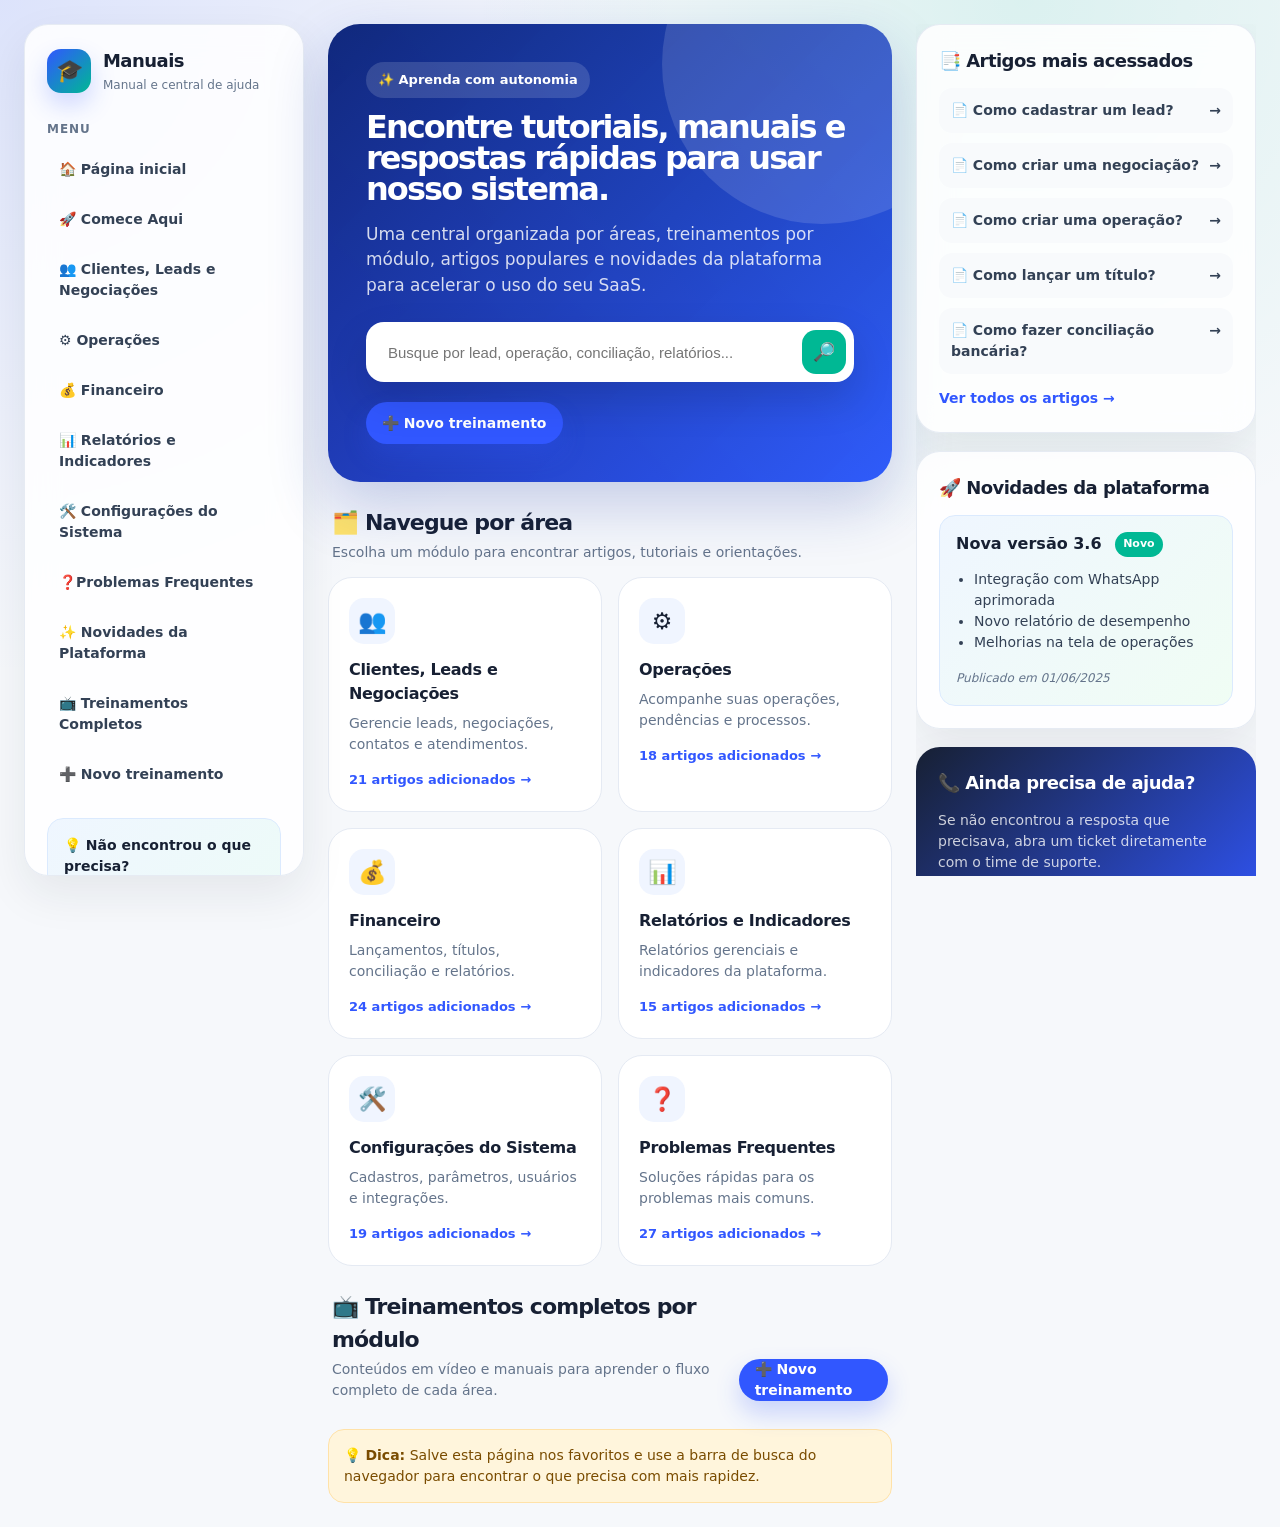
<file: index.html>
<!DOCTYPE html>
<html lang="pt-BR">
<head>
  <meta charset="UTF-8" />
  <meta name="viewport" content="width=device-width, initial-scale=1.0" />
  <link rel="stylesheet" href="style.css">
  <title>Central de Ajuda</title>
</head>
<body>
  <div class="app-shell">
    <aside class="sidebar card" aria-label="Menu lateral">
      <div class="brand">
        <div class="brand-icon">🎓</div>
        <div>
          <h1>Manuais</h1>
          <span>Manual e central de ajuda</span>
        </div>
      </div>

      <p class="nav-title">Menu</p>
      <nav>
        <ul class="nav-list">
          <li><a class="nav-link" href="#inicio">🏠 Página inicial</a></li>
          <li><a class="nav-link" href="#comece">🚀 Comece Aqui</a></li>
          <li><a class="nav-link" href="#clientes">👥 Clientes, Leads e Negociações</a></li>
          <li><a class="nav-link" href="#operacoes">⚙️ Operações</a></li>
          <li><a class="nav-link" href="#financeiro">💰 Financeiro</a></li>
          <li><a class="nav-link" href="#relatorios">📊 Relatórios e Indicadores</a></li>
          <li><a class="nav-link" href="#configuracoes">🛠️ Configurações do Sistema</a></li>
          <li><a class="nav-link" href="#faq">❓Problemas Frequentes</a></li>
          <li><a class="nav-link" href="#novidades">✨ Novidades da Plataforma</a></li>
          <li><a class="nav-link" href="#treinamentos">📺 Treinamentos Completos</a></li>
          <li><a class="nav-link" href="form.html">➕ Novo treinamento</a></li>
        </ul>
      </nav>

      <div class="sidebar-help">
        <strong>💡 Não encontrou o que precisa?</strong>
        <p>Use a busca no topo da página ou acesse a lista de problemas frequentes.</p>
        <a class="button secondary" href="#faq">Ver problemas frequentes →</a>
      </div>
    </aside>

    <main class="main-content" id="inicio">
      <section class="hero">
        <span class="eyebrow">✨ Aprenda com autonomia</span>
        <h2>Encontre tutoriais, manuais e respostas rápidas para usar nosso sistema.</h2>
        <p>Uma central organizada por áreas, treinamentos por módulo, artigos populares e novidades da plataforma para acelerar o uso do seu SaaS.</p>

        <form class="search-box" onsubmit="event.preventDefault(); alert('Busca demonstrativa: conecte este campo à sua base de artigos.');">
          <input type="search" placeholder="Busque por lead, operação, conciliação, relatórios..." aria-label="Buscar artigos" />
          <button type="submit" aria-label="Pesquisar">🔎</button>
        </form>

        <div style="margin-top: 20px;">
          <a class="button" href="form.html">➕ Novo treinamento</a>
        </div>
      </section>

      <section class="section" id="comece">
        <div class="section-header">
          <div>
            <h3>🗂️ Navegue por área</h3>
            <p>Escolha um módulo para encontrar artigos, tutoriais e orientações.</p>
          </div>
        </div>

        <div class="category-grid">
          <article class="category-card" id="clientes">
            <div class="category-icon">👥</div>
            <h4>Clientes, Leads e Negociações</h4>
            <p>Gerencie leads, negociações, contatos e atendimentos.</p>
            <a class="article-count" href="#">21 artigos adicionados →</a>
          </article>

          <article class="category-card" id="operacoes">
            <div class="category-icon">⚙️</div>
            <h4>Operações</h4>
            <p>Acompanhe suas operações, pendências e processos.</p>
            <a class="article-count" href="#">18 artigos adicionados →</a>
          </article>

          <article class="category-card" id="financeiro">
            <div class="category-icon">💰</div>
            <h4>Financeiro</h4>
            <p>Lançamentos, títulos, conciliação e relatórios.</p>
            <a class="article-count" href="#">24 artigos adicionados →</a>
          </article>

          <article class="category-card" id="relatorios">
            <div class="category-icon">📊</div>
            <h4>Relatórios e Indicadores</h4>
            <p>Relatórios gerenciais e indicadores da plataforma.</p>
            <a class="article-count" href="#">15 artigos adicionados →</a>
          </article>

          <article class="category-card" id="configuracoes">
            <div class="category-icon">🛠️</div>
            <h4>Configurações do Sistema</h4>
            <p>Cadastros, parâmetros, usuários e integrações.</p>
            <a class="article-count" href="#">19 artigos adicionados →</a>
          </article>

          <article class="category-card" id="faq">
            <div class="category-icon">❓</div>
            <h4>Problemas Frequentes</h4>
            <p>Soluções rápidas para os problemas mais comuns.</p>
            <a class="article-count" href="#">27 artigos adicionados →</a>
          </article>
        </div>
      </section>

      <section class="section" id="treinamentos">
        <div class="section-header">
          <div>
            <h3>📺 Treinamentos completos por módulo</h3>
            <p>Conteúdos em vídeo e manuais para aprender o fluxo completo de cada área.</p>
          </div>
          <a class="button" href="form.html">➕ Novo treinamento</a>
        </div>

        <!-- LISTA DINÂMICA: os treinamentos fixos e os cadastrados no form.html serão renderizados aqui -->
        <div class="training-list" id="listaTreinamentos"></div>

        <div class="tip">💡 <strong>Dica:</strong> Salve esta página nos favoritos e use a barra de busca do navegador para encontrar o que precisa com mais rapidez.</div>
      </section>
    </main>

    <aside class="right-panel" aria-label="Conteúdo adicional">
      <section class="side-card card">
        <h3>📑 Artigos mais acessados</h3>
        <ul class="popular-list">
          <li><a href="#">📄 Como cadastrar um lead? <span>→</span></a></li>
          <li><a href="#">📄 Como criar uma negociação? <span>→</span></a></li>
          <li><a href="#">📄 Como criar uma operação? <span>→</span></a></li>
          <li><a href="#">📄 Como lançar um título? <span>→</span></a></li>
          <li><a href="#">📄 Como fazer conciliação bancária? <span>→</span></a></li>
        </ul>
        <a class="see-all" href="#">Ver todos os artigos →</a>
      </section>

      <section class="side-card card" id="novidades">
        <h3>🚀 Novidades da plataforma</h3>
        <div class="release">
          <strong>Nova versão 3.6 <span class="badge">Novo</span></strong>
          <ul>
            <li>Integração com WhatsApp aprimorada</li>
            <li>Novo relatório de desempenho</li>
            <li>Melhorias na tela de operações</li>
          </ul>
          <time>Publicado em 01/06/2025</time>
        </div>
      </section>

      <section class="side-card card support-card">
        <h3>📞 Ainda precisa de ajuda?</h3>
        <p>Se não encontrou a resposta que precisava, abra um ticket diretamente com o time de suporte.</p>
        <a class="button" href="#">Abrir chamado →</a>
      </section>
    </aside>
  </div>

  <script>
    const treinamentosPadrao = [
      {
        titulo: "Treinamento Comercial",
        descricao: "Aprenda todo o fluxo comercial: leads, negociações e fechamentos.",
        conteudo: "Manual inicial do fluxo comercial do Repasys.",
        duracao: "23 min",
        video: "",
        imagem: ""
      },
      {
        titulo: "Treinamento Operacional",
        descricao: "Como criar, acompanhar e concluir operações.",
        conteudo: "Manual inicial para criação e acompanhamento das operações.",
        duracao: "27 min",
        video: "",
        imagem: ""
      },
      {
        titulo: "Treinamento Financeiro",
        descricao: "Lançamentos, conciliação e relatórios financeiros.",
        conteudo: "Manual inicial do módulo financeiro.",
        duracao: "26 min",
        video: "",
        imagem: ""
      },
      {
        titulo: "Treinamento Administrativo",
        descricao: "Configurações, usuários, permissões e integrações.",
        conteudo: "Manual inicial das configurações administrativas.",
        duracao: "18 min",
        video: "",
        imagem: ""
      }
    ];

    function limparTexto(valor) {
      return String(valor || "")
        .replaceAll("&", "&amp;")
        .replaceAll("<", "&lt;")
        .replaceAll(">", "&gt;")
        .replaceAll('"', "&quot;")
        .replaceAll("'", "&#039;");
    }

    function getYoutubeEmbed(video) {
      if (!video) return "";

      let id = "";

      if (video.includes("youtube.com/watch?v=")) {
        id = video.split("v=")[1];
      } else if (video.includes("youtu.be/")) {
        id = video.split("youtu.be/")[1];
      } else if (video.includes("youtube.com/embed/")) {
        id = video.split("youtube.com/embed/")[1];
      }

      if (!id) return "";

      if (id.includes("&")) id = id.split("&")[0];
      if (id.includes("?")) id = id.split("?")[0];

      return 
        <div class="video" style="margin-top: 14px;">
          https://www.youtube.com/embed/${limparTexto(id)}
        </div>
      ;
    }

    function renderTreinamentos() {
      const container = document.getElementById("listaTreinamentos");
      const treinamentosSalvos = JSON.parse(localStorage.getItem("treinamentos")) || [];
      const todosTreinamentos = [...treinamentosPadrao, ...treinamentosSalvos];

      if (!container) return;

      container.innerHTML = todosTreinamentos.map((t) => {
        const titulo = limparTexto(t.titulo || t.tituloManual || "Treinamento sem título");
        const descricao = limparTexto(t.descricao || "");
        const conteudo = limparTexto(t.conteudo || "");
        const duracao = limparTexto(t.duracao || "Manual");
        const imagem = t.imagem || "";
        const video = t.video || "";

        return 
          <article class="training-item">
            <div class="play">▶</div>
            <div>
              <h4>${titulo}</h4>
              ${descricao ? `<p>${descricao}</p>` : ""}
              ${conteudo ? `<p style="margin-top: 8px;">${conteudo}</p>` : ""}
              ${getYoutubeEmbed(video)}
              ${imagem ? `<img src="${imagem}" alt="Captura de tela do treinamento" style="max-width: 260px; margin-top: 12px; border-radius: 12px; display: block;">` : ""}
            </div>
            <span class="duration">${duracao}</span>
          </article>
        ;
      }).join("");
    }

    renderTreinamentos();
  </script>
</body>
</html>
</file>
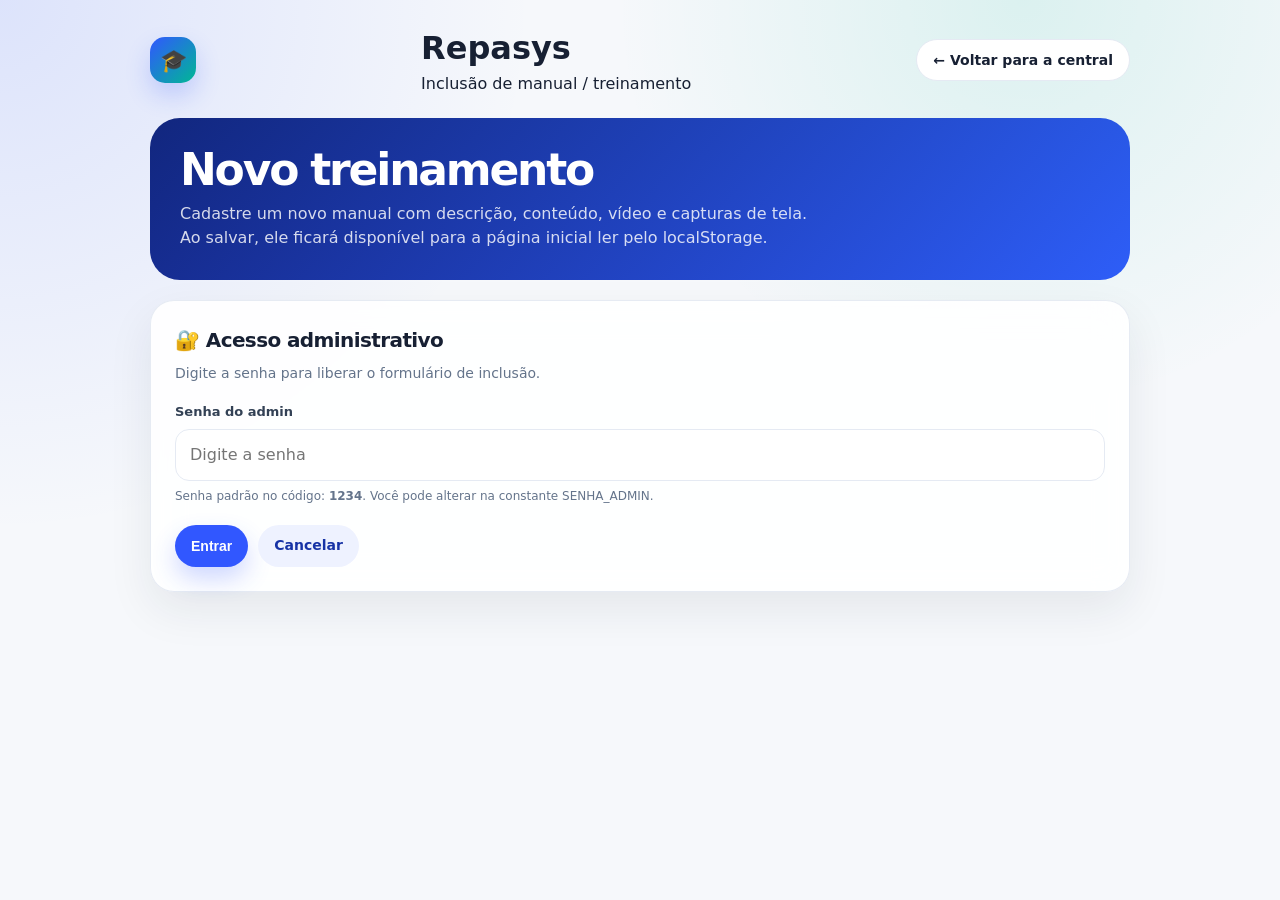
<file: form.html>
<!DOCTYPE html>
<html lang="pt-BR">
<head>
  <meta charset="UTF-8" />
  <meta name="viewport" content="width=device-width, initial-scale=1.0" />
  <title>Repasys | Novo Treinamento</title>
  <style>
    :root {
      --bg: #f6f8fb;
      --surface: #ffffff;
      --surface-soft: #f0f5ff;
      --primary: #3157ff;
      --primary-dark: #1733a6;
      --accent: #00b894;
      --danger: #ef4444;
      --text: #172033;
      --muted: #64748b;
      --border: #e5eaf3;
      --shadow: 0 18px 45px rgba(23, 32, 51, 0.08);
      --radius-lg: 24px;
      --radius-md: 16px;
    }

    * {
      box-sizing: border-box;
      margin: 0;
      padding: 0;
    }

    body {
      min-height: 100vh;
      font-family: Inter, ui-sans-serif, system-ui, -apple-system, BlinkMacSystemFont, "Segoe UI", sans-serif;
      color: var(--text);
      background:
        radial-gradient(circle at top left, rgba(49, 87, 255, 0.13), transparent 34%),
        radial-gradient(circle at 80% 0%, rgba(0, 184, 148, 0.11), transparent 30%),
        var(--bg);
      line-height: 1.5;
      padding: 24px;
    }

    a {
      color: inherit;
      text-decoration: none;
    }

    .page {
      max-width: 980px;
      margin: 0 auto;
    }

    .topbar {
      display: flex;
      align-items: center;
      justify-content: space-between;
      gap: 16px;
      margin-bottom: 22px;
    }

    .brand {
      display: flex;
      align-items: center;
      gap: 12px;
    }

    .brand-icon {
      display: grid;
      place-items: center;
      width: 46px;
      height: 46px;
      border-radius: 15px;
      background: linear-gradient(135deg, var(--primary), var(--accent));
      color: #fff;
      font-size: 22px;
      box-shadow: 0 12px 24px rgba(49,87,255,0.22);
    }

    .brand h1 {
      font-size: 20px;
      letter-spacing: -0.03em;
    }

    .brand span {
      display: block;
      color: var(--muted);
      font-size: 13px;
      margin-top: 2px;
    }

    .button {
      display: inline-flex;
      align-items: center;
      justify-content: center;
      gap: 8px;
      min-height: 42px;
      padding: 0 16px;
      border-radius: 999px;
      border: 0;
      color: #fff;
      background: var(--primary);
      font-weight: 800;
      font-size: 14px;
      cursor: pointer;
      transition: 0.2s ease;
      box-shadow: 0 12px 24px rgba(49, 87, 255, 0.23);
    }

    .button:hover {
      transform: translateY(-1px);
      background: var(--primary-dark);
    }

    .button.secondary {
      color: var(--primary-dark);
      background: #eef2ff;
      box-shadow: none;
    }

    .button.danger {
      background: var(--danger);
      box-shadow: none;
    }

    .button.ghost {
      color: var(--text);
      background: #fff;
      border: 1px solid var(--border);
      box-shadow: none;
    }

    .hidden {
      display: none !important;
    }

    .card {
      background: rgba(255,255,255,0.9);
      border: 1px solid rgba(229, 234, 243, 0.95);
      border-radius: var(--radius-lg);
      box-shadow: var(--shadow);
      backdrop-filter: blur(16px);
    }

    .hero {
      padding: 30px;
      margin-bottom: 20px;
      color: #fff;
      background:
        linear-gradient(135deg, rgba(16, 35, 120, 0.95), rgba(49, 87, 255, 0.92)),
        linear-gradient(45deg, var(--primary), var(--accent));
      border-radius: 30px;
      overflow: hidden;
      position: relative;
    }

    .hero h2 {
      font-size: clamp(28px, 4vw, 44px);
      line-height: 1;
      letter-spacing: -0.05em;
      margin-bottom: 10px;
    }

    .hero p {
      color: rgba(255,255,255,0.82);
      max-width: 650px;
    }

    .login-box,
    .form-card,
    .success-box {
      padding: 24px;
    }

    .login-box h3,
    .form-card h3,
    .success-box h3 {
      font-size: 20px;
      margin-bottom: 8px;
      letter-spacing: -0.03em;
    }

    .login-box p,
    .form-card p,
    .success-box p {
      color: var(--muted);
      font-size: 14px;
      margin-bottom: 18px;
    }

    .form-grid {
      display: grid;
      gap: 16px;
    }

    .field label {
      display: block;
      margin-bottom: 7px;
      font-size: 13px;
      font-weight: 850;
      color: #334155;
    }

    input,
    textarea {
      width: 100%;
      border: 1px solid var(--border);
      border-radius: 14px;
      padding: 13px 14px;
      font: inherit;
      color: var(--text);
      background: #fff;
      outline: none;
      transition: 0.2s ease;
    }

    input:focus,
    textarea:focus {
      border-color: #a5b4fc;
      box-shadow: 0 0 0 4px rgba(49,87,255,0.1);
    }

    textarea {
      min-height: 130px;
      resize: vertical;
    }

    .help-text {
      display: block;
      margin-top: 6px;
      color: var(--muted);
      font-size: 12px;
    }

    .actions {
      display: flex;
      flex-wrap: wrap;
      gap: 10px;
      margin-top: 20px;
    }

    .preview-area {
      display: grid;
      grid-template-columns: repeat(auto-fill, minmax(140px, 1fr));
      gap: 12px;
      margin-top: 12px;
    }

    .preview-area img {
      width: 100%;
      height: 110px;
      object-fit: cover;
      border-radius: 14px;
      border: 1px solid var(--border);
      background: #fff;
    }

    .status {
      margin-top: 14px;
      padding: 12px 14px;
      border-radius: 14px;
      font-size: 14px;
      display: none;
    }

    .status.error {
      display: block;
      color: #991b1b;
      background: #fee2e2;
      border: 1px solid #fecaca;
    }

    .status.ok {
      display: block;
      color: #166534;
      background: #dcfce7;
      border: 1px solid #bbf7d0;
    }

    .admin-bar {
      display: flex;
      align-items: center;
      justify-content: space-between;
      gap: 14px;
      margin-bottom: 16px;
      padding: 14px 16px;
      border-radius: 18px;
      background: #fff;
      border: 1px solid var(--border);
    }

    .admin-bar strong {
      font-size: 14px;
    }

    .admin-bar span {
      display: block;
      color: var(--muted);
      font-size: 12px;
      margin-top: 2px;
    }

    @media (max-width: 680px) {
      body {
        padding: 14px;
      }

      .topbar,
      .admin-bar {
        align-items: flex-start;
        flex-direction: column;
      }

      .hero,
      .login-box,
      .form-card,
      .success-box {
        padding: 20px;
      }

      .actions .button {
        width: 100%;
      }
    }
  </style>
</head>
<body>
  <div class="page">
    <header class="topbar">
        <div class="brand-icon">🎓</div>
        <div>
          <h1>Repasys</h1>
          <span>Inclusão de manual / treinamento</span>
        </div>
      </a>

      <a class="button ghost" href="index.html">← Voltar para a central</a>
    </header>

    <section class="hero">
      <h2>Novo treinamento</h2>
      <p>Cadastre um novo manual com descrição, conteúdo, vídeo e capturas de tela. Ao salvar, ele ficará disponível para a página inicial ler pelo localStorage.</p>
    </section>

    <section id="loginBox" class="login-box card">
      <h3>🔐 Acesso administrativo</h3>
      <p>Digite a senha para liberar o formulário de inclusão.</p>

      <div class="field">
        <label for="senha">Senha do admin</label>
        <input type="password" id="senha" placeholder="Digite a senha" autocomplete="current-password" />
        <small class="help-text">Senha padrão no código: <strong>1234</strong>. Você pode alterar na constante SENHA_ADMIN.</small>
      </div>

      <div class="actions">
        <button class="button" type="button" onclick="login()">Entrar</button>
        <a class="button secondary" href="index.html">Cancelar</a>
      </div>

      <div id="loginStatus" class="status"></div>
    </section>

    <section id="adminArea" class="hidden">
      <div class="admin-bar">
        <div>
          <strong>✅ Admin logado</strong>
          <span>Você pode cadastrar novos treinamentos.</span>
        </div>
        <button class="button danger" type="button" onclick="logout()">🚪 Sair</button>
      </div>

      <form id="formTreinamento" class="form-card card">
        <h3>Dados do manual</h3>
        <p>Preencha os campos abaixo. Os dados serão salvos no navegador usando a chave <strong>treinamentos</strong>.</p>

        <div class="form-grid">
          <div class="field">
            <label for="titulo">Titulo do manual *</label>
            <input id="titulo" type="text" placeholder="Ex: Como cadastrar um lead" required />
          </div>

          <div class="field">
            <label for="descricao">Descrição *</label>
            <textarea id="descricao" placeholder="Resumo curto para aparecer na tela inicial" required></textarea>
          </div>

          <div class="field">
            <label for="conteudo">Conteúdo *</label>
            <textarea id="conteudo" placeholder="Escreva o passo a passo, instruções, observações e detalhes do manual" required></textarea>
          </div>

          <div class="field">
            <label for="video">Vídeo</label>
            <input id="video" type="url" placeholder="Cole aqui o link do YouTube, se houver" />
            <small class="help-text">Aceita links como https://www.youtube.com/watch?v=... ou https://youtu.be/...</small>
          </div>

          <div class="field">
            <label for="duracao">Duração / Tipo</label>
            <input id="duracao" type="text" placeholder="Ex: 12 min ou Manual" value="Manual" />
          </div>

          <div class="field">
            <label for="imagens">Capturas de tela</label>
            <input id="imagens" type="file" accept="image/*" multiple />
            <small class="help-text">Você pode selecionar uma ou várias imagens. A primeira também será salva como imagem principal para compatibilidade com a index.</small>
            <div id="previewImagens" class="preview-area"></div>
          </div>
        </div>

        <div class="actions">
          <button class="button" type="submit">💾 Salvar treinamento</button>
          <button class="button secondary" type="button" onclick="limparFormulario()">Limpar</button>
          <a class="button ghost" href="index.html">Cancelar</a>
        </div>

        <div id="formStatus" class="status"></div>
      </form>
    </section>

    <section id="successBox" class="success-box card hidden">
      <h3>✅ Treinamento salvo com sucesso</h3>
      <p>O treinamento foi salvo no localStorage. Agora volte para a central para visualizar na lista de treinamentos.</p>

      <div class="actions">
        <a class="button" href="index.html#treinamentos">Ver na central</a>
        <button class="button secondary" type="button" onclick="cadastrarOutro()">Cadastrar outro</button>
      </div>
    </section>
  </div>

  <script>
    const SENHA_ADMIN = "1234";
    let imagensBase64 = [];

    function mostrarStatus(elementId, mensagem, tipo) {
      const status = document.getElementById(elementId);
      status.textContent = mensagem;
      status.className = `status ${tipo}`;
    }

    function limparStatus(elementId) {
      const status = document.getElementById(elementId);
      status.textContent = "";
      status.className = "status";
    }

    function login() {
      const senha = document.getElementById("senha").value;

      if (senha === SENHA_ADMIN) {
        localStorage.setItem("adminLogado", "true");
        iniciarAdmin();
        limparStatus("loginStatus");
      } else {
        mostrarStatus("loginStatus", "Senha incorreta. Tente novamente.", "error");
      }
    }

    function iniciarAdmin() {
      document.getElementById("loginBox").classList.add("hidden");
      document.getElementById("adminArea").classList.remove("hidden");
    }

    function logout() {
      localStorage.removeItem("adminLogado");
      window.location.reload();
    }

    if (localStorage.getItem("adminLogado") === "true") {
      iniciarAdmin();
    }

    function arquivoParaBase64(file) {
      return new Promise((resolve, reject) => {
        const reader = new FileReader();
        reader.onload = () => resolve(reader.result);
        reader.onerror = reject;
        reader.readAsDataURL(file);
      });
    }

    document.getElementById("imagens").addEventListener("change", async function(event) {
      const files = Array.from(event.target.files || []);
      const preview = document.getElementById("previewImagens");
      preview.innerHTML = "";
      imagensBase64 = [];

      if (!files.length) return;

      try {
        imagensBase64 = await Promise.all(files.map(arquivoParaBase64));

        imagensBase64.forEach((src) => {
          const img = document.createElement("img");
          img.src = src;
          img.alt = "Prévia da captura de tela";
          preview.appendChild(img);
        });
      } catch (error) {
        mostrarStatus("formStatus", "Não foi possível carregar uma das imagens. Tente novamente.", "error");
      }
    });

    document.getElementById("formTreinamento").addEventListener("submit", function(event) {
      event.preventDefault();
      salvarTreinamento();
    });

    function salvarTreinamento() {
      limparStatus("formStatus");

      const titulo = document.getElementById("titulo").value.trim();
      const descricao = document.getElementById("descricao").value.trim();
      const conteudo = document.getElementById("conteudo").value.trim();
      const video = document.getElementById("video").value.trim();
      const duracao = document.getElementById("duracao").value.trim() || "Manual";

      if (!titulo || !descricao || !conteudo) {
        mostrarStatus("formStatus", "Preencha os campos obrigatórios: Titulo do manual, Descrição e Conteúdo.", "error");
        return;
      }

      const treinamentos = JSON.parse(localStorage.getItem("treinamentos")) || [];

      const novoTreinamento = {
        id: Date.now(),
        titulo,
        descricao,
        conteudo,
        video,
        duracao,
        imagem: imagensBase64[0] || "",
        imagens: imagensBase64,
        criadoEm: new Date().toISOString()
      };

      treinamentos.push(novoTreinamento);
      localStorage.setItem("treinamentos", JSON.stringify(treinamentos));

      document.getElementById("adminArea").classList.add("hidden");
      document.getElementById("successBox").classList.remove("hidden");
    }

    function limparFormulario() {
      document.getElementById("formTreinamento").reset();
      document.getElementById("duracao").value = "Manual";
      document.getElementById("previewImagens").innerHTML = "";
      imagensBase64 = [];
      limparStatus("formStatus");
    }

    function cadastrarOutro() {
      limparFormulario();
      document.getElementById("successBox").classList.add("hidden");
      document.getElementById("adminArea").classList.remove("hidden");
    }
  </script>
</body>
</html>
</file>
<file: style.css>
:root {
      --bg: #f6f8fb;
      --surface: #ffffff;
      --surface-soft: #f0f5ff;
      --primary: #3157ff;
      --primary-dark: #1733a6;
      --accent: #00b894;
      --text: #172033;
      --muted: #64748b;
      --border: #e5eaf3;
      --warning: #fff5dc;
      --warning-text: #7a4c00;
      --shadow: 0 18px 45px rgba(23, 32, 51, 0.08);
      --radius-lg: 24px;
      --radius-md: 16px;
      --radius-sm: 12px;
    }

    * {
      box-sizing: border-box;
      margin: 0;
      padding: 0;
    }

    body {
      min-height: 100vh;
      font-family: Inter, ui-sans-serif, system-ui, -apple-system, BlinkMacSystemFont, "Segoe UI", sans-serif;
      color: var(--text);
      background:
        radial-gradient(circle at top left, rgba(49, 87, 255, 0.13), transparent 34%),
        radial-gradient(circle at 80% 0%, rgba(0, 184, 148, 0.11), transparent 30%),
        var(--bg);
      line-height: 1.5;
    }

    a {
      color: inherit;
      text-decoration: none;
    }

    .app-shell {
      display: grid;
      grid-template-columns: 280px minmax(0, 1fr) 340px;
      gap: 24px;
      max-width: 1520px;
      margin: 0 auto;
      padding: 24px;
    }

    .sidebar,
    .right-panel,
    .main-content {
      min-width: 0;
    }

    .card {
      background: rgba(255,255,255,0.86);
      border: 1px solid rgba(229, 234, 243, 0.95);
      border-radius: var(--radius-lg);
      box-shadow: var(--shadow);
      backdrop-filter: blur(16px);
    }

    .sidebar {
      position: sticky;
      top: 24px;
      height: calc(100vh - 48px);
      padding: 22px;
      overflow: auto;
    }

    .brand {
      display: flex;
      align-items: center;
      gap: 12px;
      margin-bottom: 26px;
    }

    .brand-icon {
      display: grid;
      place-items: center;
      width: 44px;
      height: 44px;
      border-radius: 14px;
      background: linear-gradient(135deg, var(--primary), var(--accent));
      color: #fff;
      font-size: 22px;
      box-shadow: 0 12px 24px rgba(49,87,255,0.22);
    }

    .brand h1 {
      font-size: 18px;
      letter-spacing: -0.03em;
    }

    .brand span {
      display: block;
      color: var(--muted);
      font-size: 12px;
      margin-top: 2px;
    }

    .nav-title {
      margin: 18px 0 10px;
      color: var(--muted);
      font-size: 12px;
      font-weight: 800;
      text-transform: uppercase;
      letter-spacing: 0.08em;
    }

    .nav-list {
      display: grid;
      gap: 7px;
      list-style: none;
    }

    .nav-link {
      display: flex;
      align-items: center;
      gap: 10px;
      padding: 11px 12px;
      border-radius: 13px;
      color: #334155;
      font-size: 14px;
      font-weight: 650;
      transition: 0.2s ease;
    }

    .nav-link:hover,
    .nav-link.active {
      color: var(--primary-dark);
      background: var(--surface-soft);
      transform: translateX(2px);
    }

    .sidebar-help {
      margin-top: 22px;
      padding: 16px;
      border-radius: var(--radius-md);
      background: linear-gradient(135deg, #eff6ff, #ecfdf5);
      border: 1px solid #dbeafe;
    }

    .sidebar-help strong {
      display: block;
      margin-bottom: 8px;
      font-size: 14px;
    }

    .sidebar-help p {
      color: var(--muted);
      font-size: 13px;
      margin-bottom: 12px;
    }

    .button {
      display: inline-flex;
      align-items: center;
      justify-content: center;
      gap: 8px;
      min-height: 42px;
      padding: 0 16px;
      border-radius: 999px;
      border: 0;
      color: #fff;
      background: var(--primary);
      font-weight: 800;
      font-size: 14px;
      cursor: pointer;
      transition: 0.2s ease;
      box-shadow: 0 12px 24px rgba(49, 87, 255, 0.23);
    }

    .button:hover {
      transform: translateY(-1px);
      background: var(--primary-dark);
    }

    .button.secondary {
      color: var(--primary-dark);
      background: #eef2ff;
      box-shadow: none;
    }

    .hero {
      position: relative;
      overflow: hidden;
      padding: 38px;
      border-radius: 32px;
      color: #fff;
      background:
        linear-gradient(135deg, rgba(16, 35, 120, 0.95), rgba(49, 87, 255, 0.92)),
        linear-gradient(45deg, var(--primary), var(--accent));
      box-shadow: 0 24px 60px rgba(23, 51, 166, 0.22);
    }

    .hero::after {
      content: "";
      position: absolute;
      width: 320px;
      height: 320px;
      right: -90px;
      top: -120px;
      border-radius: 50%;
      background: rgba(255,255,255,0.13);
    }

    .eyebrow {
      display: inline-flex;
      align-items: center;
      gap: 8px;
      margin-bottom: 14px;
      padding: 8px 12px;
      border-radius: 999px;
      background: rgba(255,255,255,0.14);
      font-size: 13px;
      font-weight: 800;
    }

    .hero h2 {
      max-width: 760px;
      font-size: clamp(32px, 5vw, 32px);
      line-height: 0.98;
      letter-spacing: -0.06em;
      margin-bottom: 16px;
    }

    .hero p {
      max-width: 680px;
      color: rgba(255,255,255,0.82);
      font-size: 17px;
      margin-bottom: 24px;
    }

    .search-box {
      position: relative;
      max-width: 760px;
    }

    .search-box input {
      width: 100%;
      height: 60px;
      padding: 0 56px 0 22px;
      border: 0;
      border-radius: 18px;
      outline: none;
      font-size: 15px;
      box-shadow: 0 18px 40px rgba(0,0,0,0.14);
    }

    .search-box button {
      position: absolute;
      right: 8px;
      top: 8px;
      width: 44px;
      height: 44px;
      border: 0;
      border-radius: 14px;
      color: #fff;
      background: var(--accent);
      cursor: pointer;
      font-size: 18px;
    }

    .section {
      margin-top: 24px;
    }

    .section-header {
      display: flex;
      align-items: end;
      justify-content: space-between;
      gap: 16px;
      margin: 0 4px 14px;
    }

    .section-header h3 {
      font-size: 22px;
      letter-spacing: -0.04em;
    }

    .section-header p {
      margin-top: 3px;
      color: var(--muted);
      font-size: 14px;
    }

    .category-grid {
      display: grid;
      grid-template-columns: repeat(2, minmax(0, 1fr));
      gap: 16px;
    }

    .category-card {
      padding: 20px;
      border-radius: var(--radius-lg);
      border: 1px solid var(--border);
      background: var(--surface);
      transition: 0.2s ease;
    }

    .category-card:hover {
      transform: translateY(-3px);
      box-shadow: 0 18px 34px rgba(23, 32, 51, 0.09);
      border-color: #c7d2fe;
    }

    .category-icon {
      display: grid;
      place-items: center;
      width: 46px;
      height: 46px;
      margin-bottom: 14px;
      border-radius: 15px;
      background: var(--surface-soft);
      font-size: 23px;
    }

    .category-card h4 {
      margin-bottom: 7px;
      font-size: 16px;
      letter-spacing: -0.02em;
    }

    .category-card p {
      color: var(--muted);
      font-size: 14px;
      min-height: 42px;
    }

    .article-count {
      display: inline-flex;
      margin-top: 15px;
      color: var(--primary);
      font-size: 13px;
      font-weight: 850;
    }

    .training-list {
      display: grid;
      gap: 12px;
    }

    .training-item {
      display: grid;
      grid-template-columns: auto 1fr auto;
      align-items: center;
      gap: 14px;
      padding: 16px;
      border-radius: var(--radius-md);
      border: 1px solid var(--border);
      background: var(--surface);
    }

    .play {
      display: grid;
      place-items: center;
      width: 42px;
      height: 42px;
      border-radius: 50%;
      color: #fff;
      background: var(--primary);
      font-size: 15px;
    }

    .training-item h4 {
      font-size: 15px;
      margin-bottom: 3px;
    }

    .training-item p {
      color: var(--muted);
      font-size: 13px;
    }

    .duration {
      padding: 7px 10px;
      border-radius: 999px;
      color: var(--primary-dark);
      background: #eef2ff;
      font-size: 12px;
      font-weight: 900;
      white-space: nowrap;
    }

    .tip {
      margin-top: 14px;
      padding: 15px;
      border-radius: var(--radius-md);
      color: var(--warning-text);
      background: var(--warning);
      font-size: 14px;
      border: 1px solid #ffe2a8;
    }

    .right-panel {
      display: grid;
      gap: 18px;
      align-content: start;
      position: sticky;
      top: 24px;
      height: calc(100vh - 48px);
      overflow: auto;
    }

    .side-card {
      padding: 22px;
    }

    .side-card h3 {
      margin-bottom: 14px;
      font-size: 18px;
      letter-spacing: -0.03em;
    }

    .popular-list {
      display: grid;
      gap: 10px;
      list-style: none;
    }

    .popular-list a {
      display: flex;
      justify-content: space-between;
      gap: 10px;
      padding: 12px;
      border-radius: 13px;
      background: #f8fafc;
      color: #334155;
      font-size: 14px;
      font-weight: 700;
      transition: 0.2s ease;
    }

    .popular-list a:hover {
      color: var(--primary-dark);
      background: #eef2ff;
    }

    .see-all {
      display: inline-flex;
      margin-top: 14px;
      color: var(--primary);
      font-size: 14px;
      font-weight: 900;
    }

    .release {
      padding: 16px;
      border-radius: var(--radius-md);
      background: linear-gradient(135deg, #eff6ff, #f0fdf4);
      border: 1px solid #dbeafe;
    }

    .badge {
      display: inline-flex;
      margin-left: 8px;
      padding: 4px 8px;
      border-radius: 999px;
      color: #fff;
      background: var(--accent);
      font-size: 11px;
      font-weight: 900;
      vertical-align: middle;
    }

    .release ul {
      margin: 12px 0 12px 18px;
      color: #334155;
      font-size: 14px;
    }

    .release time {
      color: var(--muted);
      font-size: 12px;
      font-style: italic;
    }

    .support-card {
      color: #fff;
      background: linear-gradient(135deg, #172033, #3157ff);
      border: 0;
    }

    .support-card p {
      margin-bottom: 16px;
      color: rgba(255,255,255,0.78);
      font-size: 14px;
    }

    .support-card .button {
      background: #fff;
      color: var(--primary-dark);
      box-shadow: none;
    }

    @media (max-width: 1180px) {
      .app-shell {
        grid-template-columns: 240px minmax(0, 1fr);
      }

      .right-panel {
        grid-column: 2;
        position: static;
        height: auto;
        grid-template-columns: repeat(2, minmax(0, 1fr));
      }

      .support-card {
        grid-column: 1 / -1;
      }
    }

    @media (max-width: 860px) {
      .app-shell {
        display: block;
        padding: 14px;
      }

      .sidebar,
      .right-panel {
        position: static;
        height: auto;
        margin-bottom: 18px;
      }

      .hero {
        padding: 26px;
      }

      .category-grid,
      .right-panel {
        grid-template-columns: 1fr;
      }

      .training-item {
        grid-template-columns: auto 1fr;
      }

      .duration {
        grid-column: 2;
        justify-self: start;
      }
    }
</file>
